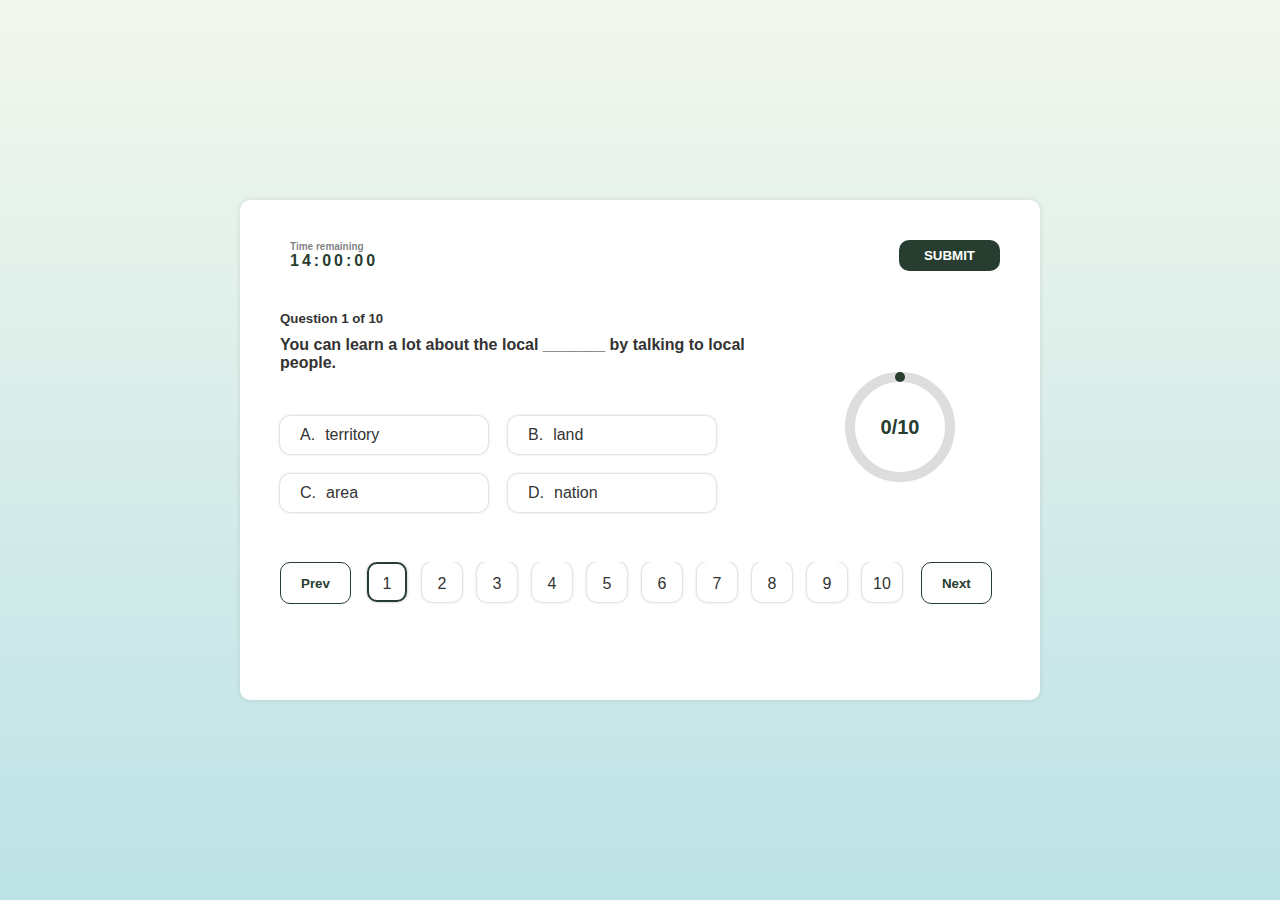
<file: Quiz UI #2 - Javascript xử lý Logic/index.html>
<!DOCTYPE html>
<html lang="en">
  <head>
    <meta charset="UTF-8" />
    <meta name="viewport" content="width=device-width, initial-scale=1.0" />
    <title>Quiz UI</title>
    <link
      rel="stylesheet"
      href="https://cdnjs.cloudflare.com/ajax/libs/font-awesome/6.5.2/css/all.min.css"
      integrity="sha512-SnH5WK+bZxgPHs44uWIX+LLJAJ9/2PkPKZ5QiAj6Ta86w+fsb2TkcmfRyVX3pBnMFcV7oQPJkl9QevSCWr3W6A=="
      crossorigin="anonymous"
      referrerpolicy="no-referrer"
    />
    <link rel="stylesheet" href="./main.css" />
  </head>
  <body>
    <div class="quiz_wrapper">
      <div class="quiz_header">
        <div class="quiz_timer">
          <i class="fa-regular fa-clock"></i>
          <div class="quiz_timer_text">
            <span>Time remaining</span>
            <p id="timer">14:00:00</p>
          </div>
        </div>
        <button id="quiz_submit">SUBMIT</button>
      </div>
      <div class="quiz_container">
        <div class="quiz_question">
          <h5>Question 1 of 10</h5>
          <p id="quiz_title">
            Lorem ipsum dolor sit amet consectetur adipisicing elit. Voluptatum
            delectus et magni harum atque, ex nostrum quaerat?
          </p>
          <ul>
            <li><span>A.</span><span class="quiz_answer_item">harum</span></li>
            <li><span>B.</span><span class="quiz_answer_item">harum</span></li>
            <li><span>C.</span><span class="quiz_answer_item">harum</span></li>
            <li><span>D.</span><span class="quiz_answer_item">harum</span></li>
          </ul>
        </div>
        <div class="quiz_progress">
          <svg>
            <circle r="50"></circle>
            <circle id="progress" r="50"></circle>
          </svg>
          <span id="progress_text">9/10</span>
        </div>
      </div>
      <div class="quiz_numbers">
        <button id="quiz_prev">Prev</button>
        <ul></ul>
        <button id="quiz_next">Next</button>
      </div>
    </div>
  </body>
  <script src="./main.js"></script>
</html>
</file>
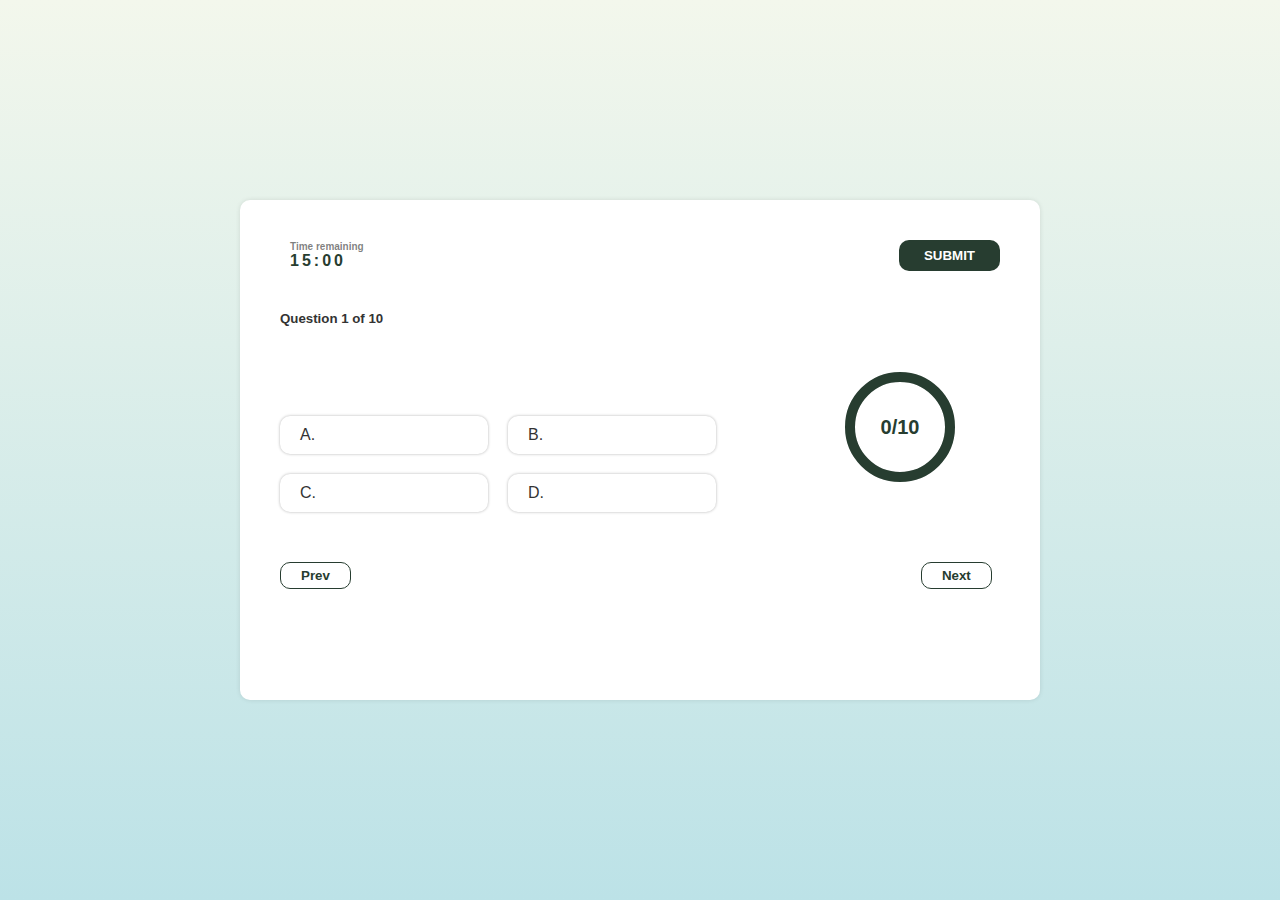
<file: Quiz UI #3 - END - Fetch data từ Google Sheets/index.html>
<!DOCTYPE html>
<html lang="en">
  <head>
    <meta charset="UTF-8" />
    <meta name="viewport" content="width=device-width, initial-scale=1.0" />
    <title>Quiz UI</title>
    <link
      rel="stylesheet"
      href="https://cdnjs.cloudflare.com/ajax/libs/font-awesome/6.5.2/css/all.min.css"
      integrity="sha512-SnH5WK+bZxgPHs44uWIX+LLJAJ9/2PkPKZ5QiAj6Ta86w+fsb2TkcmfRyVX3pBnMFcV7oQPJkl9QevSCWr3W6A=="
      crossorigin="anonymous"
      referrerpolicy="no-referrer"
    />
    <link rel="stylesheet" href="./main.css" />
  </head>
  <body>
    <div class="quiz_wrapper">
      <div class="quiz_header">
        <div class="quiz_timer">
          <i class="fa-regular fa-clock"></i>
          <div class="quiz_timer_text">
            <span>Time remaining</span>
            <p id="timer">15:00</p>
          </div>
        </div>
        <button id="quiz_submit">SUBMIT</button>
      </div>
      <div class="quiz_container">
        <div class="quiz_question">
          <h5>Question 1 of 10</h5>
          <p id="quiz_title"></p>
          <ul>
            <li><span>A.</span><span class="quiz_answer_item"></span></li>
            <li><span>B.</span><span class="quiz_answer_item"></span></li>
            <li><span>C.</span><span class="quiz_answer_item"></span></li>
            <li><span>D.</span><span class="quiz_answer_item"></span></li>
          </ul>
        </div>
        <div class="quiz_progress">
          <svg>
            <circle r="50"></circle>
            <circle id="progress" r="50"></circle>
          </svg>
          <span id="progress_text">0/10</span>
        </div>
      </div>
      <div class="quiz_numbers">
        <button id="quiz_prev">Prev</button>
        <ul></ul>
        <button id="quiz_next">Next</button>
      </div>
    </div>
  </body>
  <script src="./main.js"></script>
</html>
</file>
<file: Quiz UI #2 - Javascript xử lý Logic/main.css>
* {
  padding: 0;
  margin: 0;
  box-sizing: border-box;
  list-style: none;
}
html {
  font-size: 62.5%;
  scroll-behavior: smooth;
}
body {
  font-size: 1.6rem;
  font-family: "Segoe UI", Tahoma, Geneva, Verdana, sans-serif;
  background: linear-gradient(to bottom, #f3f7ec, #bce2e7);
  height: 100vh;
  display: flex;
  justify-content: center;
  color: #333;
  align-items: center;
}

:root {
  --main-clr: #273d30;
}
.quiz_wrapper {
  background-color: white;
  min-height: 50rem;
  width: 80rem;
  border-radius: 10px;
  box-shadow: 0 0 5px rgba(0, 0, 0, 0.1);
  padding: 4rem;
}
.quiz_header {
  display: flex;
  justify-content: space-between;
  align-items: center;
  padding-bottom: 4rem;
}
.quiz_timer {
  display: flex;
  align-items: center;
  gap: 1rem;
}
.quiz_timer > i {
  font-size: 3rem;
}
.quiz_timer_text {
  display: flex;
  flex-direction: column;
  font-weight: bold;
}
.quiz_timer_text > span {
  font-size: 1rem;
  color: #333333a1;
}
.quiz_timer_text > p {
  color: var(--main-clr);
  letter-spacing: 3px;
}
button {
  padding: 0.8rem 2.5rem;
  background: var(--main-clr);
  border-radius: 10px;
  color: white;
  font-weight: bold;
  border: none;
  cursor: pointer;
  transition: 0.5s;
}
.quiz_container {
  display: flex;
}
.quiz_question {
  flex: 1;
  display: flex;
  flex-direction: column;
  gap: 1rem;
}
.quiz_progress {
  width: 200px;
  position: relative;
  margin-top: 3rem;
}
.quiz_progress svg {
  position: absolute;
  top: 50%;
  left: 50%;
  transform: translate(-50%, -50%) rotate(-90deg);
  pointer-events: none;
}
.quiz_progress svg circle {
  transform: translate(50%, 50%);
  fill: none;
  stroke: #ddd;
  stroke-width: 10px;
  stroke-linecap: round;
}
#progress {
  stroke: var(--main-clr);
  stroke-dasharray: 250 9999;
  transition: 0.5s;
}
#progress_text {
  position: absolute;
  top: 50%;
  left: 50%;
  transform: translate(-50%, -50%);
  font-size: 2rem;
  font-weight: bold;
  color: var(--main-clr);
}
.quiz_question ul {
  display: flex;
  flex-wrap: wrap;
  gap: 2rem;
  margin-top: 1rem;
}
.quiz_question ul li {
  width: 40%;
  padding: 1rem 2rem;
  box-shadow: 0 0 3px rgba(0, 0, 0, 0.3);
  border-radius: 10px;
  cursor: pointer;
}
.quiz_question ul li.active {
  background: var(--main-clr);
  color: white;
  transition: 0.5s;
}
.quiz_question ul li.incorrect {
  background: red;
  color: white;
  transition: 0.5s;
}
.quiz_question ul li span:nth-child(2) {
  margin-left: 1rem;
}
.quiz_question > p {
  font-weight: bold;
  font-size: 1.6rem;
  height: 6rem;
}
.quiz_numbers {
  display: flex;
  gap: 1.5rem;
  margin-top: 5rem;
}
.quiz_numbers > ul {
  display: flex;
  gap: 1.5rem;
  width: 75%;
  overflow-x: auto;
  padding: 1px;
}
ul::-webkit-scrollbar {
  display: none;
}

/* Hide scrollbar for IE, Edge and Firefox */
ul {
  -ms-overflow-style: none; /* IE and Edge */
  scrollbar-width: none; /* Firefox */
}
.quiz_numbers > ul > li {
  width: 4rem;
  height: 4rem;
  flex-shrink: 0;
  text-align: center;
  box-shadow: 0 0 3px rgba(0, 0, 0, 0.3);
  border-radius: 10px;
  line-height: 4rem;
  cursor: pointer;
  border: 2px solid transparent;
}
.quiz_numbers > ul > li.selected {
  background-color: var(--main-clr);
  color: white;
}

.quiz_numbers > ul > li.active {
  border: 2px solid var(--main-clr);
}
.quiz_numbers > ul > li.incorrect {
  background-color: red;
  color: white;
}
.quiz_numbers > button {
  padding: 0.5rem 2rem;
  background: white;
  border: 1px solid var(--main-clr);
  color: var(--main-clr);
}
</file>
<file: Quiz UI #3 - END - Fetch data từ Google Sheets/main.css>
* {
  padding: 0;
  margin: 0;
  box-sizing: border-box;
  list-style: none;
}
html {
  font-size: 62.5%;
  scroll-behavior: smooth;
}
body {
  font-size: 1.6rem;
  font-family: "Segoe UI", Tahoma, Geneva, Verdana, sans-serif;
  background: linear-gradient(to bottom, #f3f7ec, #bce2e7);
  height: 100vh;
  display: flex;
  justify-content: center;
  color: #333;
  align-items: center;
}

:root {
  --main-clr: #273d30;
}
.quiz_wrapper {
  background-color: white;
  min-height: 50rem;
  width: 80rem;
  border-radius: 10px;
  box-shadow: 0 0 5px rgba(0, 0, 0, 0.1);
  padding: 4rem;
}
.quiz_header {
  display: flex;
  justify-content: space-between;
  align-items: center;
  padding-bottom: 4rem;
}
.quiz_timer {
  display: flex;
  align-items: center;
  gap: 1rem;
}
.quiz_timer > i {
  font-size: 3rem;
}
.quiz_timer_text {
  display: flex;
  flex-direction: column;
  font-weight: bold;
}
.quiz_timer_text > span {
  font-size: 1rem;
  color: #333333a1;
}
.quiz_timer_text > p {
  color: var(--main-clr);
  letter-spacing: 3px;
}
button {
  padding: 0.8rem 2.5rem;
  background: var(--main-clr);
  border-radius: 10px;
  color: white;
  font-weight: bold;
  border: none;
  cursor: pointer;
  transition: 0.5s;
}
.quiz_container {
  display: flex;
}
.quiz_question {
  flex: 1;
  display: flex;
  flex-direction: column;
  gap: 1rem;
}
.quiz_progress {
  width: 200px;
  position: relative;
  margin-top: 3rem;
}
.quiz_progress svg {
  position: absolute;
  top: 50%;
  left: 50%;
  transform: translate(-50%, -50%) rotate(-90deg);
  pointer-events: none;
}
.quiz_progress svg circle {
  transform: translate(50%, 50%);
  fill: none;
  stroke: #ddd;
  stroke-width: 10px;
  stroke-linecap: round;
}
#progress {
  stroke: var(--main-clr);
  stroke-dasharray: 899 9999;
  transition: 0.5s;
}
#progress_text {
  position: absolute;
  top: 50%;
  left: 50%;
  transform: translate(-50%, -50%);
  font-size: 2rem;
  font-weight: bold;
  color: var(--main-clr);
}
.quiz_question ul {
  display: flex;
  flex-wrap: wrap;
  gap: 2rem;
  margin-top: 1rem;
}
.quiz_question ul li {
  width: 40%;
  padding: 1rem 2rem;
  box-shadow: 0 0 3px rgba(0, 0, 0, 0.3);
  border-radius: 10px;
  cursor: pointer;
}
.quiz_question ul li.active {
  background: var(--main-clr);
  color: white;
  transition: 0.5s;
}
.quiz_question ul li.incorrect {
  background: red;
  color: white;
  transition: 0.5s;
}
.quiz_question ul li span:nth-child(2) {
  margin-left: 1rem;
}
.quiz_question > p {
  font-weight: bold;
  font-size: 1.6rem;
  height: 6rem;
}
.quiz_numbers {
  display: flex;
  gap: 1.5rem;
  margin-top: 5rem;
}
.quiz_numbers > ul {
  display: flex;
  gap: 1.5rem;
  width: 75%;
  overflow-x: auto;
  padding: 1px;
}
ul::-webkit-scrollbar {
  display: none;
}

/* Hide scrollbar for IE, Edge and Firefox */
ul {
  -ms-overflow-style: none; /* IE and Edge */
  scrollbar-width: none; /* Firefox */
}
.quiz_numbers > ul > li {
  width: 4rem;
  height: 4rem;
  flex-shrink: 0;
  text-align: center;
  box-shadow: 0 0 3px rgba(0, 0, 0, 0.3);
  border-radius: 10px;
  line-height: 4rem;
  cursor: pointer;
  border: 2px solid transparent;
}
.quiz_numbers > ul > li.selected {
  background-color: var(--main-clr);
  color: white;
}

.quiz_numbers > ul > li.active {
  border: 2px solid var(--main-clr);
}
.quiz_numbers > ul > li.incorrect {
  background-color: red;
  color: white;
}
.quiz_numbers > button {
  padding: 0.5rem 2rem;
  background: white;
  border: 1px solid var(--main-clr);
  color: var(--main-clr);
}
</file>
